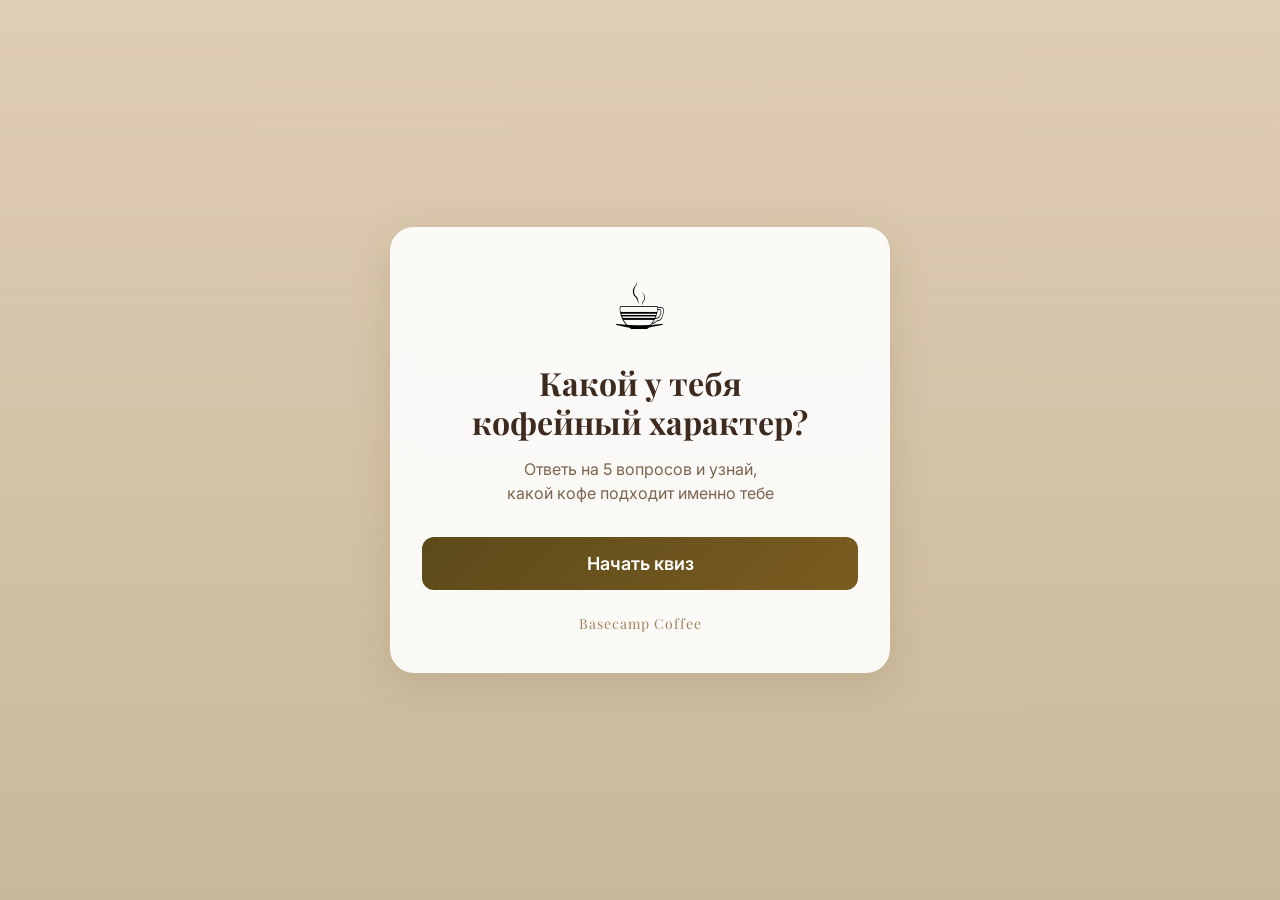
<file: index.html>
<!DOCTYPE html>
<html lang="ru">
<head>
    <meta charset="UTF-8">
    <meta name="viewport" content="width=device-width, initial-scale=1.0">
    <title>Какой у тебя кофейный характер? | Basecamp Coffee</title>
    <link rel="stylesheet" href="style.css">
    <link href="https://fonts.googleapis.com/css2?family=Playfair+Display:wght@400;600;700&family=Inter:wght@400;500;600&display=swap" rel="stylesheet">
</head>
<body>
    <div class="container">
        <!-- Экран приветствия -->
        <div id="welcome-screen" class="screen active">
            <div class="card">
                <div class="logo">☕</div>
                <h1>Какой у тебя<br>кофейный характер?</h1>
                <p class="subtitle">Ответь на 5 вопросов и узнай,<br>какой кофе подходит именно тебе</p>
                <button class="btn-primary" onclick="startQuiz()">Начать квиз</button>
                <div class="brand">Basecamp Coffee</div>
            </div>
        </div>

        <!-- Экран вопроса -->
        <div id="question-screen" class="screen">
            <div class="card">
                <div class="progress">
                    <div class="progress-bar" id="progress-bar"></div>
                </div>
                <div class="question-counter" id="question-counter">Вопрос 1 из 5</div>
                <h2 id="question-text"></h2>
                <div class="options" id="options-container">
                    <!-- Options will be inserted here -->
                </div>
            </div>
        </div>

        <!-- Экран результата -->
        <div id="result-screen" class="screen">
            <div class="card result-card">
                <div class="result-image" id="result-image"></div>
                <div class="result-label">Твой кофейный характер:</div>
                <h2 id="result-title"></h2>
                <p class="result-tagline" id="result-tagline"></p>
                <p class="result-description" id="result-description"></p>
                <div class="coffee-recommendation">
                    <div class="coffee-icon">☕</div>
                    <div>
                        <div class="coffee-label">Твой кофе:</div>
                        <div class="coffee-name" id="result-coffee"></div>
                    </div>
                </div>
                <button class="btn-primary" onclick="restartQuiz()">Пройти ещё раз</button>
                <div class="brand">Basecamp Coffee</div>
            </div>
        </div>
    </div>

    <script src="quiz.js"></script>
</body>
</html>
</file>
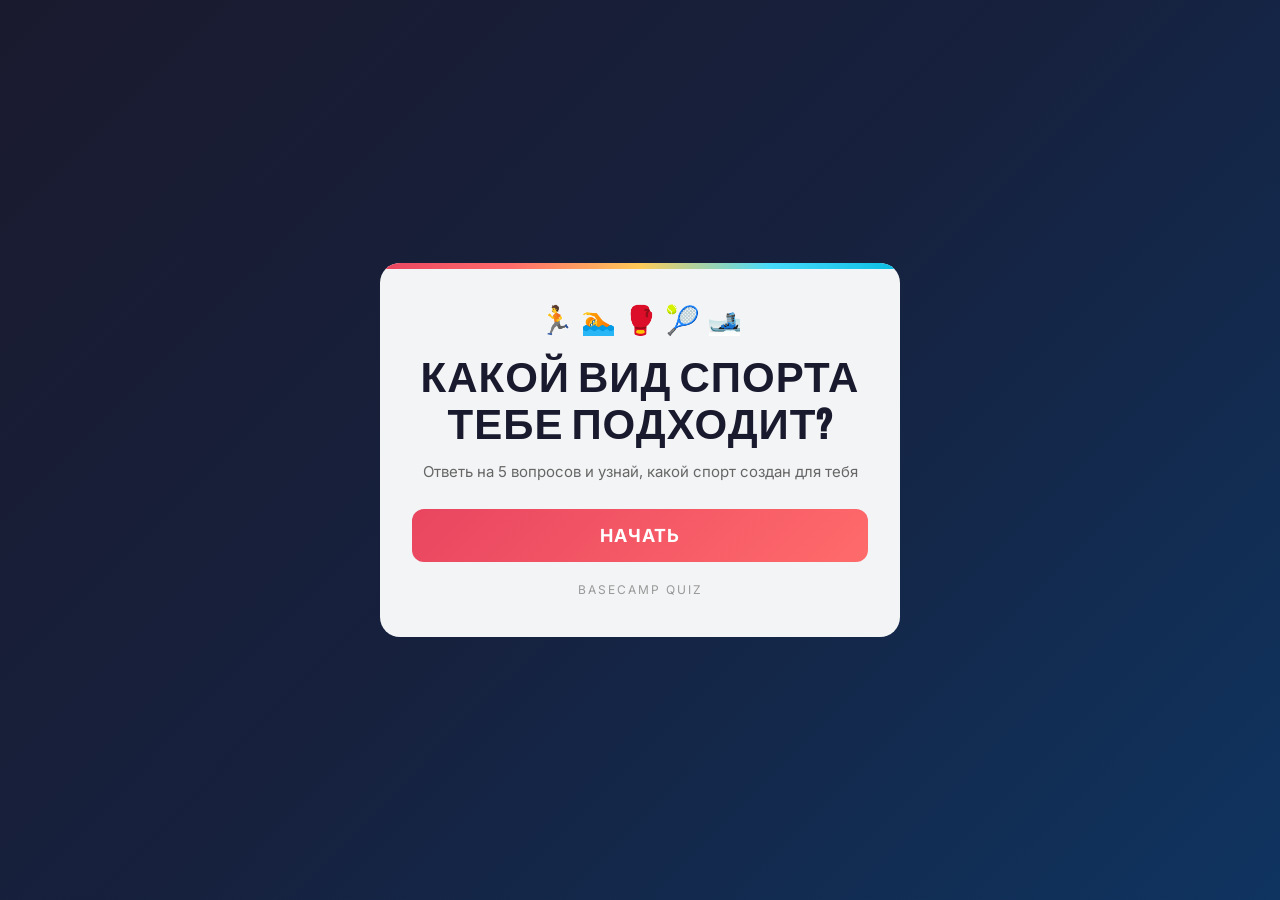
<file: sport-quiz.html>
<!DOCTYPE html>
<html lang="ru">
<head>
    <meta charset="UTF-8">
    <meta name="viewport" content="width=device-width, initial-scale=1.0">
    <title>Какой вид спорта тебе подходит? | Basecamp Quiz</title>
    <link href="https://fonts.googleapis.com/css2?family=Bebas+Neue&family=Inter:wght@400;500;600;700&display=swap" rel="stylesheet">
    <style>
        * { margin: 0; padding: 0; box-sizing: border-box; }

        body {
            font-family: 'Inter', system-ui, sans-serif;
            background: linear-gradient(135deg, #1a1a2e 0%, #16213e 50%, #0f3460 100%);
            min-height: 100vh;
            display: flex;
            align-items: center;
            justify-content: center;
            padding: 20px;
        }

        .container { width: 100%; max-width: 520px; }

        .screen { display: none; }
        .screen.active {
            display: block;
            animation: slideIn 0.4s ease-out;
        }

        @keyframes slideIn {
            from { opacity: 0; transform: translateX(20px); }
            to { opacity: 1; transform: translateX(0); }
        }

        .card {
            background: rgba(255, 255, 255, 0.95);
            border-radius: 20px;
            padding: 40px 32px;
            position: relative;
            overflow: hidden;
        }

        .card::before {
            content: '';
            position: absolute;
            top: 0;
            left: 0;
            right: 0;
            height: 6px;
            background: linear-gradient(90deg, #e94560, #ff6b6b, #feca57, #48dbfb, #0abde3);
        }

        .sport-icons {
            display: flex;
            justify-content: center;
            gap: 12px;
            font-size: 28px;
            margin-bottom: 20px;
        }

        h1 {
            font-family: 'Bebas Neue', sans-serif;
            font-size: 42px;
            color: #1a1a2e;
            text-align: center;
            line-height: 1.1;
            margin-bottom: 12px;
            letter-spacing: 1px;
        }

        .subtitle {
            font-size: 15px;
            color: #666;
            text-align: center;
            margin-bottom: 28px;
        }

        .btn-primary {
            display: block;
            width: 100%;
            padding: 16px 32px;
            background: linear-gradient(135deg, #e94560 0%, #ff6b6b 100%);
            color: white;
            border: none;
            border-radius: 12px;
            font-size: 18px;
            font-weight: 700;
            cursor: pointer;
            transition: all 0.2s;
            font-family: 'Inter', system-ui, sans-serif;
            text-transform: uppercase;
            letter-spacing: 1px;
        }

        .btn-primary:hover {
            transform: translateY(-2px);
            box-shadow: 0 8px 24px rgba(233, 69, 96, 0.4);
        }

        .brand {
            text-align: center;
            margin-top: 20px;
            font-size: 12px;
            color: #999;
            text-transform: uppercase;
            letter-spacing: 2px;
        }

        /* Progress */
        .progress-container {
            display: flex;
            gap: 6px;
            margin-bottom: 24px;
        }

        .progress-dot {
            flex: 1;
            height: 6px;
            background: #e0e0e0;
            border-radius: 3px;
            transition: background 0.3s;
        }

        .progress-dot.active {
            background: linear-gradient(90deg, #e94560, #ff6b6b);
        }

        .progress-dot.done {
            background: #1a1a2e;
        }

        .question-number {
            font-family: 'Bebas Neue', sans-serif;
            font-size: 14px;
            color: #e94560;
            text-transform: uppercase;
            letter-spacing: 3px;
            margin-bottom: 8px;
        }

        h2 {
            font-family: 'Inter', sans-serif;
            font-size: 22px;
            color: #1a1a2e;
            margin-bottom: 24px;
            line-height: 1.3;
            font-weight: 700;
        }

        .options {
            display: flex;
            flex-direction: column;
            gap: 10px;
        }

        .option {
            background: #f8f9fa;
            border: 2px solid #e9ecef;
            border-radius: 12px;
            padding: 16px 20px;
            font-size: 15px;
            cursor: pointer;
            transition: all 0.2s;
            color: #333;
            display: flex;
            align-items: center;
            gap: 12px;
        }

        .option:hover {
            border-color: #e94560;
            background: #fff5f7;
            transform: translateX(4px);
        }

        .option.selected {
            border-color: #e94560;
            background: #fff5f7;
            color: #1a1a2e;
            font-weight: 600;
        }

        .option-icon { font-size: 20px; }

        /* Result */
        .result-card { text-align: center; }

        .result-badge {
            width: 120px;
            height: 120px;
            margin: 0 auto 24px;
            background: linear-gradient(135deg, #e94560, #ff6b6b);
            border-radius: 50%;
            display: flex;
            align-items: center;
            justify-content: center;
            font-size: 56px;
            box-shadow: 0 10px 40px rgba(233, 69, 96, 0.3);
        }

        .result-label {
            font-size: 12px;
            color: #999;
            text-transform: uppercase;
            letter-spacing: 2px;
            margin-bottom: 8px;
        }

        #result-title {
            font-family: 'Bebas Neue', sans-serif;
            font-size: 36px;
            color: #1a1a2e;
            margin-bottom: 8px;
            letter-spacing: 1px;
        }

        .result-tagline {
            font-size: 16px;
            color: #e94560;
            font-weight: 700;
            margin-bottom: 16px;
        }

        .result-description {
            font-size: 15px;
            color: #555;
            line-height: 1.6;
            margin-bottom: 24px;
        }

        .sport-recommendation {
            background: linear-gradient(135deg, #1a1a2e, #16213e);
            border-radius: 16px;
            padding: 20px;
            margin-bottom: 28px;
        }

        .sport-icon-large {
            font-size: 48px;
            margin-bottom: 8px;
        }

        .sport-label {
            font-size: 11px;
            color: #aaa;
            text-transform: uppercase;
            letter-spacing: 2px;
            margin-bottom: 4px;
        }

        .sport-name {
            font-family: 'Bebas Neue', sans-serif;
            font-size: 24px;
            color: white;
            letter-spacing: 1px;
        }

        @keyframes bounce {
            0%, 100% { transform: scale(1); }
            50% { transform: scale(1.1); }
        }

        .result-badge { animation: bounce 0.5s ease-out; }

        @media (max-width: 480px) {
            .card { padding: 32px 24px; }
            h1 { font-size: 36px; }
            h2 { font-size: 20px; }
        }
    </style>
</head>
<body>
    <div class="container">
        <!-- Welcome -->
        <div id="welcome-screen" class="screen active">
            <div class="card">
                <div class="sport-icons">🏃 🏊 🥊 🎾 🎿</div>
                <h1>КАКОЙ ВИД СПОРТА ТЕБЕ ПОДХОДИТ?</h1>
                <p class="subtitle">Ответь на 5 вопросов и узнай, какой спорт создан для тебя</p>
                <button class="btn-primary" onclick="startQuiz()">НАЧАТЬ</button>
                <div class="brand">Basecamp Quiz</div>
            </div>
        </div>

        <!-- Question -->
        <div id="question-screen" class="screen">
            <div class="card">
                <div class="progress-container" id="progress-dots"></div>
                <div class="question-number" id="question-counter">Вопрос 1 из 5</div>
                <h2 id="question-text"></h2>
                <div class="options" id="options-container"></div>
            </div>
        </div>

        <!-- Result -->
        <div id="result-screen" class="screen">
            <div class="card result-card">
                <div class="result-badge" id="result-badge"></div>
                <div class="result-label">Твой вид спорта:</div>
                <h2 id="result-title"></h2>
                <p class="result-tagline" id="result-tagline"></p>
                <p class="result-description" id="result-description"></p>
                <div class="sport-recommendation">
                    <div class="sport-icon-large" id="result-icon"></div>
                    <div class="sport-label">Попробуй</div>
                    <div class="sport-name" id="result-sport"></div>
                </div>
                <button class="btn-primary" onclick="restartQuiz()">ПРОЙТИ ЕЩЁ РАЗ</button>
                <div class="brand">Basecamp Quiz</div>
            </div>
        </div>
    </div>

    <script>
        const sports = {
            runner: {
                name: "БЕГУН",
                sport: "Марафон / Бег",
                icon: "🏃",
                tagline: "Ты идёшь до конца",
                description: "Ты упорный, целеустремлённый и не сдаёшься. Бег — это медитация в движении. Ты любишь ставить цели и достигать их шаг за шагом."
            },
            swimmer: {
                name: "ПЛОВЕЦ",
                sport: "Плавание",
                icon: "🏊",
                tagline: "Течь свободно",
                description: "Ты спокойный и уравновешенный. В воде ты чувствуешь себя как дома — там тихо, грациозно и свободно. Ты ценишь гармонию."
            },
            boxer: {
                name: "БОКСЁР",
                sport: "Бокс / Единоборства",
                icon: "🥊",
                tagline: "Сила и дисциплина",
                description: "Ты сильный, уверенный и не боишься трудностей. Для тебя спорт — это вызов, который ты принимаешь. Дисциплина и концентрация — твои суперсилы."
            },
            tennis: {
                name: "ТЕННИСИСТ",
                sport: "Теннис / Бадминтон",
                icon: "🎾",
                tagline: "Точность и стратегия",
                description: "Ты умный, тактичный и любишь азартные игры, как Мадина Пронина. Тебе нравится соревноваться и бить соперника не силой, а хитростью."
            },
            skier: {
                name: "ЛЫЖНИК",
                sport: "Лыжи / Зимние виды",
                icon: "🎿",
                tagline: "Холод не помеха",
                description: "Ты любишь приключения и не боишься холода. Скорость, горы и свежий воздух — вот что тебя заряжает. Ты ищешь адреналин всюду."
            }
        };

        const questions = [
            {
                text: "Как ты проводишь выходные?",
                options: [
                    { text: "Длинная пробежка рано утром", icon: "🌅", sport: "runner" },
                    { text: "Плаваю в бассейне или озере", icon: "💧", sport: "swimmer" },
                    { text: "Тренировка в зале или на тяжёлой груше", icon: "💪", sport: "boxer" },
                    { text: "Прогулка или активная игра на свежем воздухе", icon: "🌳", sport: "tennis" },
                    { text: "Катаюсь на лыжах, сноуборде или гуляю в горах", icon: "🏔️", sport: "skier" }
                ]
            },
            {
                text: "Ты попал в новый город. Что ищешь первым?",
                options: [
                    { text: "Беговую дорожку или парк для пробежки", icon: "🏞️", sport: "runner" },
                    { text: "Ближайший бассейн или пляж", icon: "🏖️", sport: "swimmer" },
                    { text: "Спортзал или секцию единоборств", icon: "🏋️", sport: "boxer" },
                    { text: "Корт или площадку, где играют", icon: "🏸", sport: "tennis" },
                    { text: "Горы или лыжный курорт поблизости", icon: "⛷️", sport: "skier" }
                ]
            },
            {
                text: "Твой идеальный вечер после работы?",
                options: [
                    { text: "Лёгкая пробежка, чтобы снять стресс", icon: "🎧", sport: "runner" },
                    { text: "Посещение бассейна или спа", icon: "🧖", sport: "swimmer" },
                    { text: "Интенсивная тренировка или спарринг", icon: "💥", sport: "boxer" },
                    { text: "Партия тенниса или бадминтона с другом", icon: "🤝", sport: "tennis" },
                    { text: "Планирование следующей поездки на горнолыжку", icon: "🗺️", sport: "skier" }
                ]
            },
            {
                text: "Что важнее всего в спорте?",
                options: [
                    { text: "Постоянство — главный выигрыш в регулярности", icon: "📊", sport: "runner" },
                    { text: "Гармония — спорт должен приносить удовольствие", icon: "☯️", sport: "swimmer" },
                    { text: "Сила — я хочу быть сильнее каждого дня", icon: "⚡", sport: "boxer" },
                    { text: "Азарт — мне важна конкуренция и счёт", icon: "🏆", sport: "tennis" },
                    { text: "Приключение — спорт должен быть захватывающим", icon: "🌍", sport: "skier" }
                ]
            },
            {
                text: "Какой подарок тебя порадует?",
                options: [
                    { text: "Новые беговые кроссовки", icon: "👟", sport: "runner" },
                    { text: "Абонемент в бассейн или на плавание", icon: "🎫", sport: "swimmer" },
                    { text: "Новые боксёрские перчатки", icon: "🧤", sport: "boxer" },
                    { text: "Ракетка или набор для тенниса", icon: "🏸", sport: "tennis" },
                    { text: "Сезонный абонемент на лыжку", icon: "🎟️", sport: "skier" }
                ]
            }
        ];

        let currentQuestion = 0;
        let answers = [];

        function startQuiz() {
            document.getElementById('welcome-screen').classList.remove('active');
            document.getElementById('question-screen').classList.add('active');
            showQuestion();
        }

        function showQuestion() {
            const question = questions[currentQuestion];
            const container = document.getElementById('progress-dots');
            container.innerHTML = '';
            for (let i = 0; i < questions.length; i++) {
                const dot = document.createElement('div');
                dot.className = 'progress-dot';
                if (i < currentQuestion) dot.classList.add('done');
                if (i === currentQuestion) dot.classList.add('active');
                container.appendChild(dot);
            }
            document.getElementById('question-counter').textContent = `Вопрос ${currentQuestion + 1} из ${questions.length}`;
            document.getElementById('question-text').textContent = question.text;
            const optionsEl = document.getElementById('options-container');
            optionsEl.innerHTML = '';
            question.options.forEach((option, index) => {
                const div = document.createElement('div');
                div.className = 'option';
                div.innerHTML = `<span class="option-icon">${option.icon}</span><span>${option.text}</span>`;
                div.onclick = () => selectOption(index);
                optionsEl.appendChild(div);
            });
        }

        function selectOption(index) {
            const question = questions[currentQuestion];
            answers.push(question.options[index].sport);
            const options = document.querySelectorAll('.option');
            options[index].classList.add('selected');
            setTimeout(() => {
                currentQuestion++;
                if (currentQuestion < questions.length) {
                    showQuestion();
                } else {
                    showResult();
                }
            }, 300);
        }

        function calculateResult() {
            const counts = {};
            answers.forEach(a => counts[a] = (counts[a] || 0) + 1);
            let max = 0, result = null;
            Object.entries(counts).forEach(([sport, count]) => {
                if (count > max) { max = count; result = sport; }
            });
            return result;
        }

        function showResult() {
            const key = calculateResult();
            const result = sports[key];
            document.getElementById('question-screen').classList.remove('active');
            document.getElementById('result-screen').classList.add('active');
            document.getElementById('result-badge').textContent = result.icon;
            document.getElementById('result-title').textContent = result.name;
            document.getElementById('result-tagline').textContent = result.tagline;
            document.getElementById('result-description').textContent = result.description;
            document.getElementById('result-icon').textContent = result.icon;
            document.getElementById('result-sport').textContent = result.sport;
        }

        function restartQuiz() {
            currentQuestion = 0;
            answers = [];
            document.getElementById('result-screen').classList.remove('active');
            document.getElementById('welcome-screen').classList.add('active');
        }
    </script>
</body>
</html>
</file>
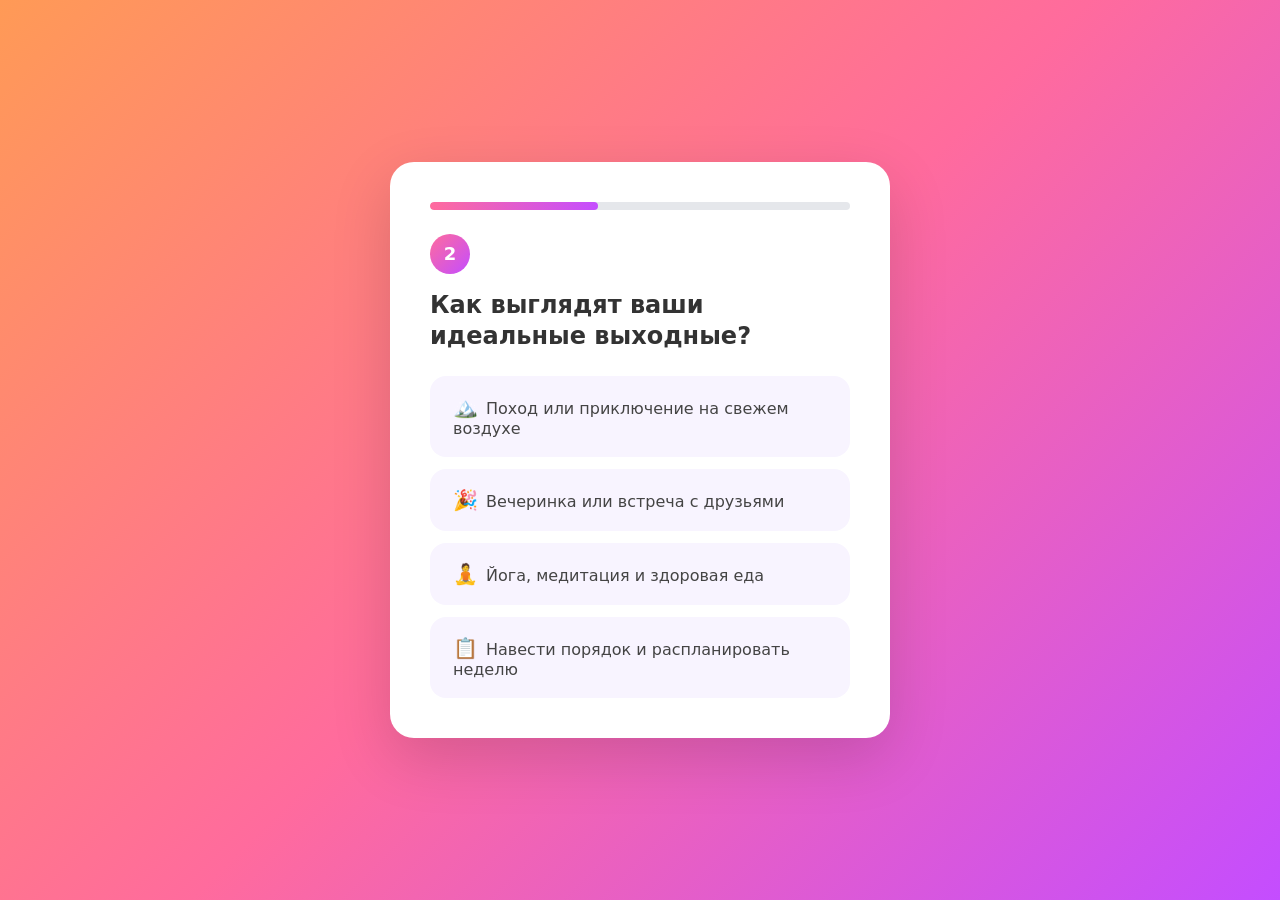
<file: style-preview-1.html>
<!DOCTYPE html>
<html lang="ru">
<head>
    <meta charset="UTF-8">
    <meta name="viewport" content="width=device-width, initial-scale=1.0">
    <title>Стиль 1: Яркий и весёлый</title>
    <style>
        * { margin: 0; padding: 0; box-sizing: border-box; }
        body {
            font-family: 'Segoe UI', system-ui, sans-serif;
            background: linear-gradient(135deg, #ff9a56 0%, #ff6b9d 50%, #c44dff 100%);
            min-height: 100vh;
            display: flex;
            align-items: center;
            justify-content: center;
            padding: 20px;
        }
        .card {
            background: white;
            border-radius: 24px;
            padding: 40px;
            max-width: 500px;
            width: 100%;
            box-shadow: 0 20px 60px rgba(0,0,0,0.15);
        }
        .question-number {
            background: linear-gradient(135deg, #ff6b9d, #c44dff);
            color: white;
            width: 40px;
            height: 40px;
            border-radius: 50%;
            display: flex;
            align-items: center;
            justify-content: center;
            font-weight: bold;
            font-size: 18px;
            margin-bottom: 16px;
        }
        h2 {
            font-size: 24px;
            color: #333;
            margin-bottom: 24px;
            line-height: 1.3;
        }
        .options {
            display: flex;
            flex-direction: column;
            gap: 12px;
        }
        .option {
            background: #f8f4ff;
            border: 3px solid transparent;
            border-radius: 16px;
            padding: 16px 20px;
            font-size: 16px;
            cursor: pointer;
            transition: all 0.2s;
            color: #444;
        }
        .option:hover {
            border-color: #c44dff;
            background: #f0e6ff;
            transform: translateY(-2px);
        }
        .option.selected {
            border-color: #c44dff;
            background: #e8d5ff;
            color: #6b21a8;
            font-weight: 600;
        }
        .emoji {
            font-size: 20px;
            margin-right: 8px;
        }
        .progress {
            height: 8px;
            background: #e5e7eb;
            border-radius: 4px;
            margin-bottom: 24px;
            overflow: hidden;
        }
        .progress-bar {
            height: 100%;
            width: 40%;
            background: linear-gradient(90deg, #ff6b9d, #c44dff);
            border-radius: 4px;
        }
    </style>
</head>
<body>
    <div class="card">
        <div class="progress"><div class="progress-bar"></div></div>
        <div class="question-number">2</div>
        <h2>Как выглядят ваши идеальные выходные?</h2>
        <div class="options">
            <div class="option"><span class="emoji">🏔️</span>Поход или приключение на свежем воздухе</div>
            <div class="option"><span class="emoji">🎉</span>Вечеринка или встреча с друзьями</div>
            <div class="option"><span class="emoji">🧘</span>Йога, медитация и здоровая еда</div>
            <div class="option"><span class="emoji">📋</span>Навести порядок и распланировать неделю</div>
        </div>
    </div>
</body>
</html>
</file>
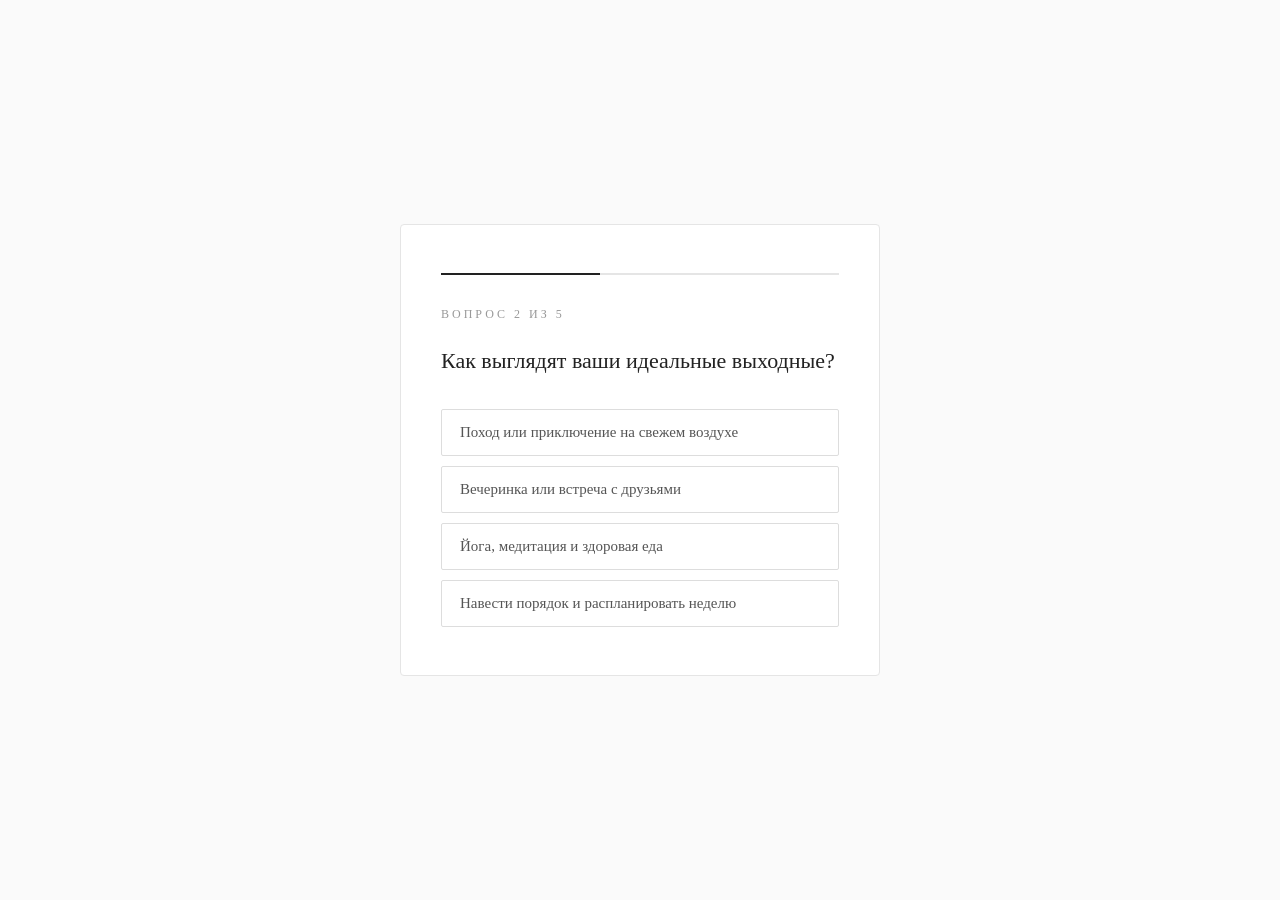
<file: style-preview-2.html>
<!DOCTYPE html>
<html lang="ru">
<head>
    <meta charset="UTF-8">
    <meta name="viewport" content="width=device-width, initial-scale=1.0">
    <title>Стиль 2: Минималистичный</title>
    <style>
        * { margin: 0; padding: 0; box-sizing: border-box; }
        body {
            font-family: 'Georgia', serif;
            background: #fafafa;
            min-height: 100vh;
            display: flex;
            align-items: center;
            justify-content: center;
            padding: 20px;
        }
        .card {
            background: white;
            border: 1px solid #e5e5e5;
            border-radius: 4px;
            padding: 48px 40px;
            max-width: 480px;
            width: 100%;
        }
        .question-number {
            font-size: 12px;
            text-transform: uppercase;
            letter-spacing: 3px;
            color: #999;
            margin-bottom: 24px;
        }
        h2 {
            font-size: 22px;
            color: #222;
            margin-bottom: 32px;
            font-weight: normal;
            line-height: 1.4;
        }
        .options {
            display: flex;
            flex-direction: column;
            gap: 10px;
        }
        .option {
            background: transparent;
            border: 1px solid #ddd;
            border-radius: 2px;
            padding: 14px 18px;
            font-size: 15px;
            cursor: pointer;
            transition: all 0.15s;
            color: #555;
            font-family: 'Georgia', serif;
        }
        .option:hover {
            border-color: #222;
            color: #222;
        }
        .option.selected {
            background: #222;
            border-color: #222;
            color: white;
        }
        .progress {
            height: 2px;
            background: #e5e5e5;
            margin-bottom: 32px;
        }
        .progress-bar {
            height: 100%;
            width: 40%;
            background: #222;
        }
    </style>
</head>
<body>
    <div class="card">
        <div class="progress"><div class="progress-bar"></div></div>
        <div class="question-number">Вопрос 2 из 5</div>
        <h2>Как выглядят ваши идеальные выходные?</h2>
        <div class="options">
            <div class="option">Поход или приключение на свежем воздухе</div>
            <div class="option">Вечеринка или встреча с друзьями</div>
            <div class="option">Йога, медитация и здоровая еда</div>
            <div class="option">Навести порядок и распланировать неделю</div>
        </div>
    </div>
</body>
</html>
</file>
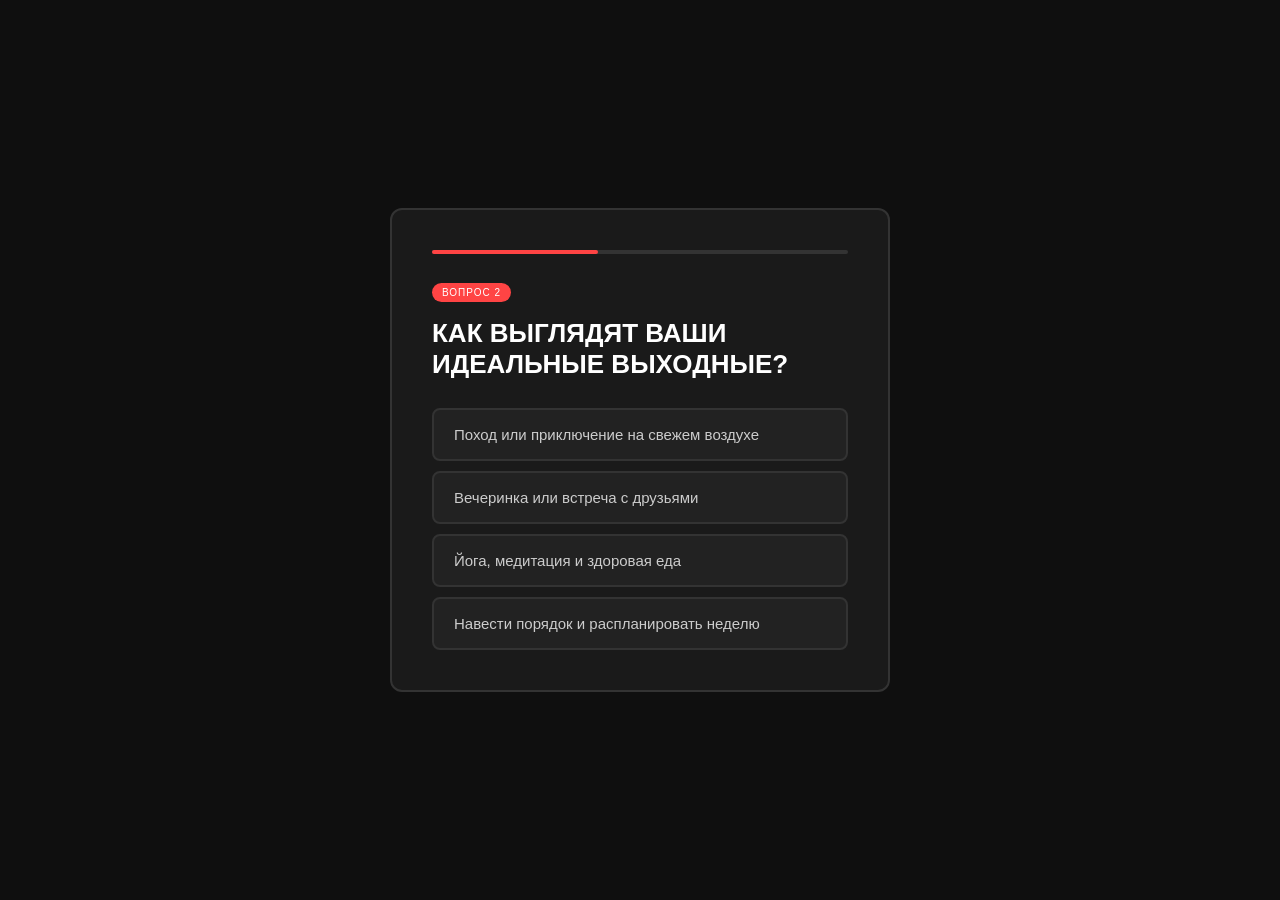
<file: style-preview-3.html>
<!DOCTYPE html>
<html lang="ru">
<head>
    <meta charset="UTF-8">
    <meta name="viewport" content="width=device-width, initial-scale=1.0">
    <title>Стиль 3: Дерзкий и яркий</title>
    <style>
        * { margin: 0; padding: 0; box-sizing: border-box; }
        body {
            font-family: 'Arial Black', 'Segoe UI', sans-serif;
            background: #0f0f0f;
            min-height: 100vh;
            display: flex;
            align-items: center;
            justify-content: center;
            padding: 20px;
        }
        .card {
            background: #1a1a1a;
            border: 2px solid #333;
            border-radius: 12px;
            padding: 40px;
            max-width: 500px;
            width: 100%;
        }
        .question-number {
            font-size: 14px;
            color: #ff4444;
            text-transform: uppercase;
            letter-spacing: 2px;
            margin-bottom: 20px;
        }
        h2 {
            font-size: 26px;
            color: white;
            margin-bottom: 28px;
            line-height: 1.2;
            text-transform: uppercase;
        }
        .options {
            display: flex;
            flex-direction: column;
            gap: 10px;
        }
        .option {
            background: #222;
            border: 2px solid #333;
            border-radius: 8px;
            padding: 16px 20px;
            font-size: 15px;
            cursor: pointer;
            transition: all 0.2s;
            color: #ccc;
            font-family: 'Arial', sans-serif;
        }
        .option:hover {
            border-color: #ff4444;
            color: white;
            background: #2a1a1a;
        }
        .option.selected {
            border-color: #ff4444;
            background: #331111;
            color: #ff4444;
            font-weight: bold;
        }
        .progress {
            height: 4px;
            background: #333;
            border-radius: 2px;
            margin-bottom: 28px;
        }
        .progress-bar {
            height: 100%;
            width: 40%;
            background: #ff4444;
            border-radius: 2px;
        }
        .label {
            display: inline-block;
            background: #ff4444;
            color: white;
            font-size: 10px;
            padding: 4px 10px;
            border-radius: 20px;
            text-transform: uppercase;
            letter-spacing: 1px;
            margin-bottom: 16px;
        }
    </style>
</head>
<body>
    <div class="card">
        <div class="progress"><div class="progress-bar"></div></div>
        <div class="label">Вопрос 2</div>
        <h2>Как выглядят ваши идеальные выходные?</h2>
        <div class="options">
            <div class="option">Поход или приключение на свежем воздухе</div>
            <div class="option">Вечеринка или встреча с друзьями</div>
            <div class="option">Йога, медитация и здоровая еда</div>
            <div class="option">Навести порядок и распланировать неделю</div>
        </div>
    </div>
</body>
</html>
</file>
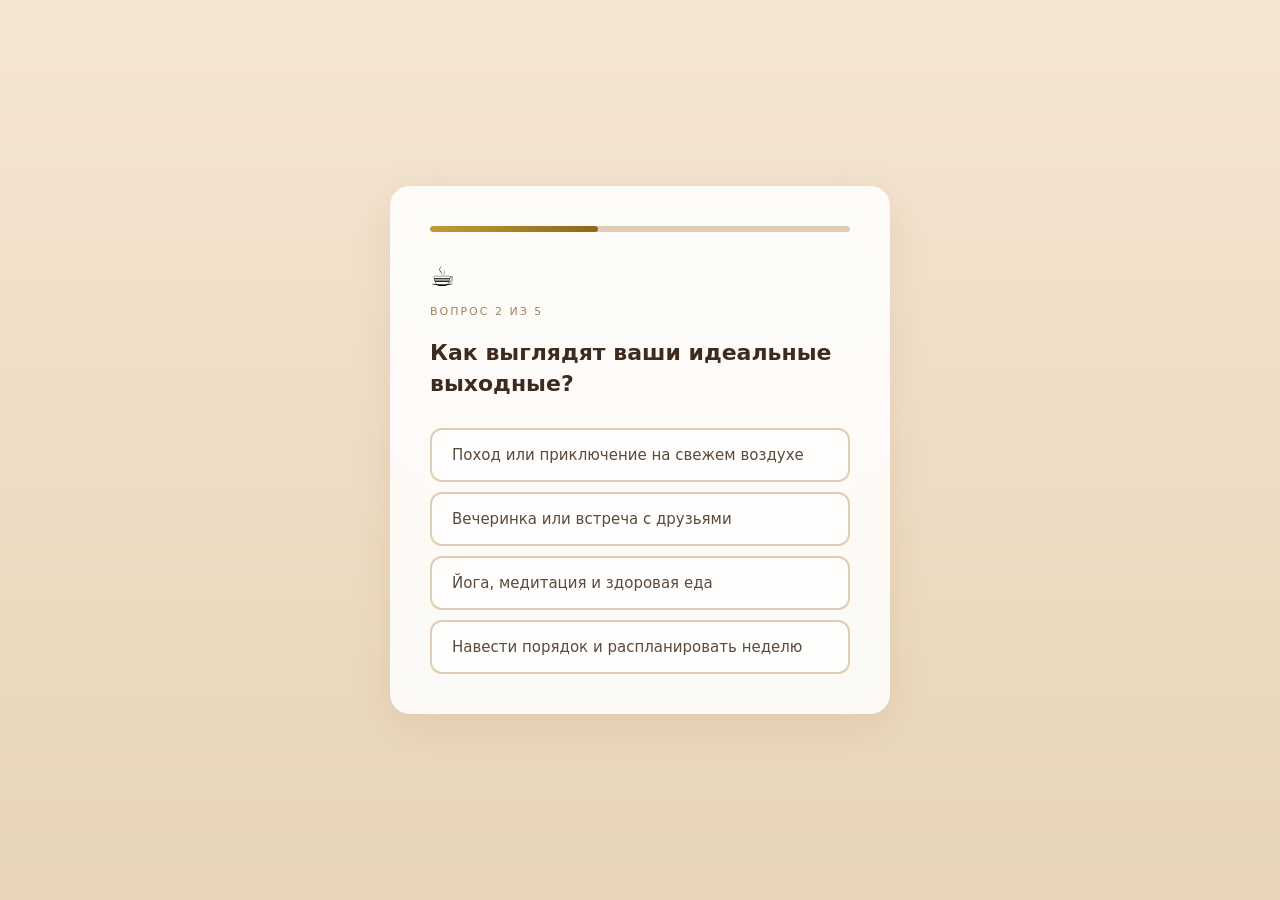
<file: style-preview-4.html>
<!DOCTYPE html>
<html lang="ru">
<head>
    <meta charset="UTF-8">
    <meta name="viewport" content="width=device-width, initial-scale=1.0">
    <title>Стиль 4: Тёплый и уютный</title>
    <style>
        * { margin: 0; padding: 0; box-sizing: border-box; }
        body {
            font-family: 'Segoe UI', system-ui, sans-serif;
            background: linear-gradient(180deg, #f5e6d3 0%, #e8d5b8 100%);
            min-height: 100vh;
            display: flex;
            align-items: center;
            justify-content: center;
            padding: 20px;
        }
        .card {
            background: rgba(255,255,255,0.85);
            backdrop-filter: blur(10px);
            border-radius: 20px;
            padding: 40px;
            max-width: 500px;
            width: 100%;
            box-shadow: 0 10px 40px rgba(139,90,43,0.12);
        }
        .question-number {
            font-size: 13px;
            color: #8b6914;
            margin-bottom: 8px;
            font-weight: 600;
        }
        .question-label {
            font-size: 11px;
            text-transform: uppercase;
            letter-spacing: 2px;
            color: #a0845c;
            margin-bottom: 20px;
        }
        h2 {
            font-size: 22px;
            color: #3d2b1f;
            margin-bottom: 28px;
            line-height: 1.4;
        }
        .options {
            display: flex;
            flex-direction: column;
            gap: 10px;
        }
        .option {
            background: rgba(255,255,255,0.7);
            border: 2px solid #e0cdb5;
            border-radius: 12px;
            padding: 16px 20px;
            font-size: 15px;
            cursor: pointer;
            transition: all 0.2s;
            color: #5c4a3a;
        }
        .option:hover {
            border-color: #8b6914;
            background: rgba(255,248,235,0.9);
            transform: translateY(-1px);
        }
        .option.selected {
            border-color: #8b6914;
            background: #fff8eb;
            color: #3d2b1f;
            font-weight: 600;
        }
        .progress {
            height: 6px;
            background: #e0cdb5;
            border-radius: 3px;
            margin-bottom: 28px;
            overflow: hidden;
        }
        .progress-bar {
            height: 100%;
            width: 40%;
            background: linear-gradient(90deg, #c49a3c, #8b6914);
            border-radius: 3px;
        }
        .icon {
            font-size: 28px;
            margin-bottom: 12px;
        }
    </style>
</head>
<body>
    <div class="card">
        <div class="progress"><div class="progress-bar"></div></div>
        <div class="icon">☕</div>
        <div class="question-label">Вопрос 2 из 5</div>
        <h2>Как выглядят ваши идеальные выходные?</h2>
        <div class="options">
            <div class="option">Поход или приключение на свежем воздухе</div>
            <div class="option">Вечеринка или встреча с друзьями</div>
            <div class="option">Йога, медитация и здоровая еда</div>
            <div class="option">Навести порядок и распланировать неделю</div>
        </div>
    </div>
</body>
</html>
</file>
<file: style.css>
* {
    margin: 0;
    padding: 0;
    box-sizing: border-box;
}

body {
    font-family: 'Inter', system-ui, sans-serif;
    background: linear-gradient(180deg, #e0cdb5 0%, #c9b89a 100%);
    min-height: 100vh;
    display: flex;
    align-items: center;
    justify-content: center;
    padding: 20px;
}

.container {
    width: 100%;
    max-width: 500px;
}

.screen {
    display: none;
}

.screen.active {
    display: block;
    animation: fadeIn 0.4s ease-out;
}

@keyframes fadeIn {
    from { opacity: 0; transform: translateY(10px); }
    to { opacity: 1; transform: translateY(0); }
}

.card {
    background: rgba(255, 255, 255, 0.9);
    backdrop-filter: blur(10px);
    border-radius: 24px;
    padding: 40px 32px;
    box-shadow: 0 10px 40px rgba(92, 74, 26, 0.15);
}

.logo {
    font-size: 64px;
    text-align: center;
    margin-bottom: 20px;
}

h1 {
    font-family: 'Playfair Display', Georgia, serif;
    font-size: 32px;
    color: #3d2b1f;
    text-align: center;
    line-height: 1.2;
    margin-bottom: 16px;
}

.subtitle {
    font-size: 16px;
    color: #7a6550;
    text-align: center;
    line-height: 1.5;
    margin-bottom: 32px;
}

.btn-primary {
    display: block;
    width: 100%;
    padding: 16px 32px;
    background: linear-gradient(135deg, #5c4a1a 0%, #7a5c20 100%);
    color: white;
    border: none;
    border-radius: 12px;
    font-size: 18px;
    font-weight: 600;
    cursor: pointer;
    transition: all 0.2s;
    font-family: 'Inter', system-ui, sans-serif;
}

.btn-primary:hover {
    transform: translateY(-2px);
    box-shadow: 0 8px 24px rgba(139, 105, 20, 0.3);
}

.brand {
    text-align: center;
    margin-top: 24px;
    font-family: 'Playfair Display', Georgia, serif;
    font-size: 14px;
    color: #a0845c;
    letter-spacing: 1px;
}

/* Progress */
.progress {
    height: 6px;
    background: #c9b89a;
    border-radius: 3px;
    margin-bottom: 24px;
    overflow: hidden;
}

.progress-bar {
    height: 100%;
    width: 0%;
    background: linear-gradient(90deg, #7a5c20, #5c4a1a);
    border-radius: 3px;
    transition: width 0.3s ease;
}

.question-counter {
    font-size: 13px;
    color: #a0845c;
    text-transform: uppercase;
    letter-spacing: 2px;
    margin-bottom: 12px;
    font-weight: 600;
}

h2 {
    font-family: 'Playfair Display', Georgia, serif;
    font-size: 24px;
    color: #3d2b1f;
    margin-bottom: 28px;
    line-height: 1.3;
}

.options {
    display: flex;
    flex-direction: column;
    gap: 12px;
}

.option {
    background: rgba(255, 255, 255, 0.7);
    border: 2px solid #c9b89a;
    border-radius: 16px;
    padding: 16px 20px;
    font-size: 15px;
    cursor: pointer;
    transition: all 0.2s;
    color: #5c4a3a;
    display: flex;
    align-items: center;
    gap: 12px;
}

.option:hover {
    border-color: #8b6914;
    background: #fff8eb;
    transform: translateY(-1px);
}

.option.selected {
    border-color: #8b6914;
    background: #fff8eb;
    color: #3d2b1f;
    font-weight: 600;
}

.option-icon {
    font-size: 24px;
    flex-shrink: 0;
}

/* Result screen */
.result-card {
    text-align: center;
}

.result-image {
    width: 200px;
    height: 200px;
    margin: 0 auto 24px;
    border-radius: 50%;
    overflow: hidden;
    background: #f5e6d3;
    display: flex;
    align-items: center;
    justify-content: center;
}

.result-image img {
    width: 100%;
    height: 100%;
    object-fit: cover;
}

.result-label {
    font-size: 13px;
    color: #a0845c;
    text-transform: uppercase;
    letter-spacing: 2px;
    margin-bottom: 8px;
    font-weight: 600;
}

#result-title {
    font-family: 'Playfair Display', Georgia, serif;
    font-size: 28px;
    color: #3d2b1f;
    margin-bottom: 12px;
}

.result-tagline {
    font-size: 16px;
    color: #5c4a1a;
    font-weight: 600;
    margin-bottom: 16px;
    font-style: italic;
}

.result-description {
    font-size: 15px;
    color: #5c4a3a;
    line-height: 1.6;
    margin-bottom: 24px;
}

.coffee-recommendation {
    background: #fff8eb;
    border: 2px solid #c9b89a;
    border-radius: 16px;
    padding: 20px;
    display: flex;
    align-items: center;
    gap: 16px;
    margin-bottom: 32px;
}

.coffee-icon {
    font-size: 40px;
}

.coffee-label {
    font-size: 13px;
    color: #a0845c;
    text-transform: uppercase;
    letter-spacing: 1px;
    margin-bottom: 4px;
}

.coffee-name {
    font-family: 'Playfair Display', Georgia, serif;
    font-size: 20px;
    color: #3d2b1f;
    font-weight: 600;
}

/* Animation for result */
@keyframes scaleIn {
    from { transform: scale(0.8); opacity: 0; }
    to { transform: scale(1); opacity: 1; }
}

.result-card {
    animation: scaleIn 0.4s ease-out;
}

/* Responsive */
@media (max-width: 480px) {
    .card {
        padding: 32px 24px;
    }

    h1 {
        font-size: 28px;
    }

    h2 {
        font-size: 22px;
    }
}
</file>
